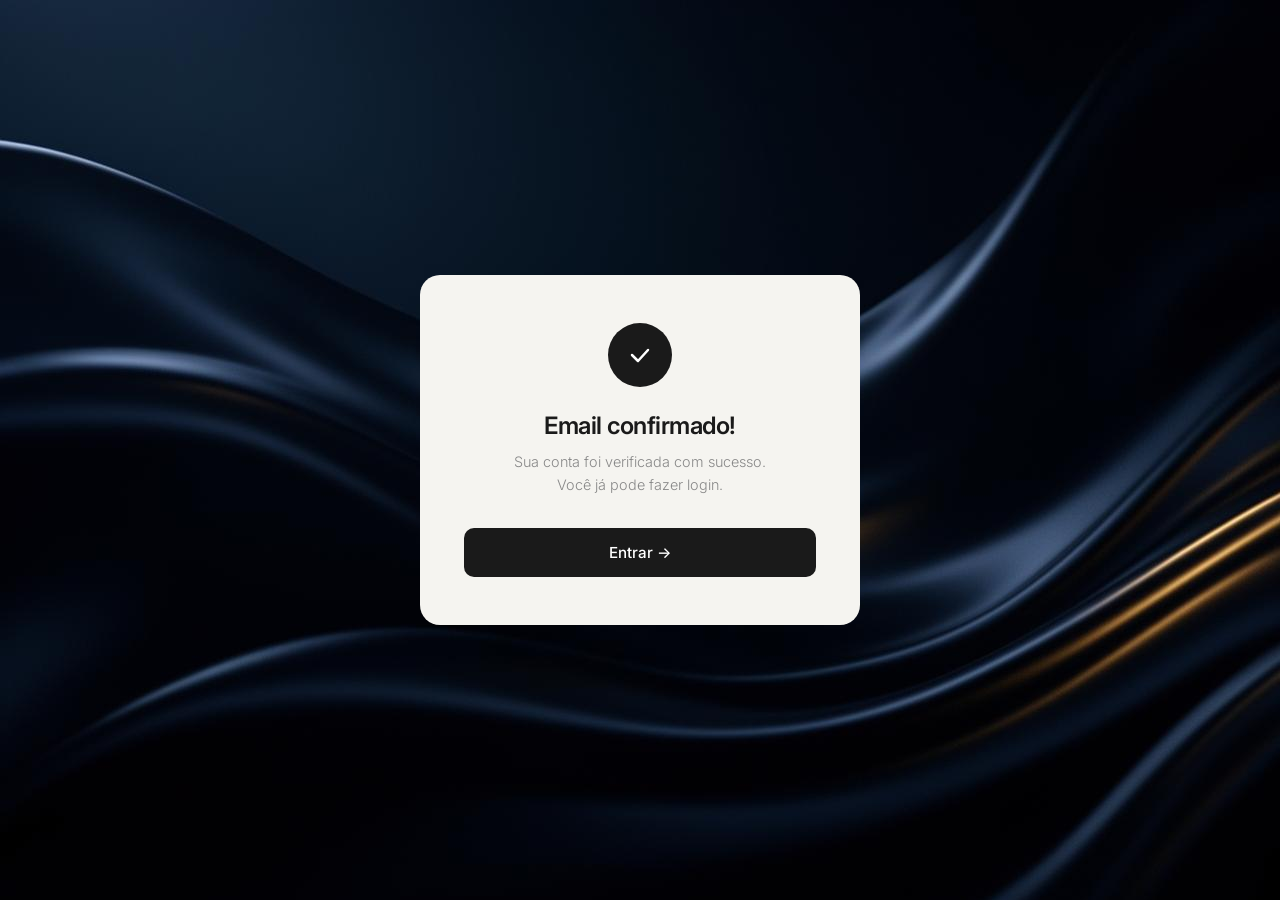
<file: confirmado.html>
<!DOCTYPE html>
<html lang="pt-BR">
<head>
  <meta charset="UTF-8" />
  <meta name="viewport" content="width=device-width, initial-scale=1.0"/>
  <title>Email Confirmado</title>
  <link href="https://fonts.googleapis.com/css2?family=Inter:wght@300;400;500;600&display=swap" rel="stylesheet"/>
  <style>
    *, *::before, *::after { box-sizing: border-box; margin: 0; padding: 0; }

    body {
      font-family: 'Inter', sans-serif;
      min-height: 100vh;
      display: flex;
      align-items: center;
      justify-content: center;
      background-image: url("/assets/fundo_web.jpg")
    }

    .card {
      background: #f5f4f0;
      border-radius: 20px;
      padding: 48px 44px;
      width: 90%;
      max-width: 440px;
      text-align: center;
      animation: rise 0.5s cubic-bezier(0.16, 1, 0.3, 1) both;
    }
    @keyframes rise {
      from { opacity: 0; transform: translateY(24px); }
      to   { opacity: 1; transform: translateY(0); }
    }

    .icon-wrap {
      width: 64px; height: 64px;
      background: #1a1a1a;
      border-radius: 50%;
      display: flex; align-items: center; justify-content: center;
      margin: 0 auto 24px;
      animation: pop 0.5s 0.2s cubic-bezier(0.16, 1, 0.3, 1) both;
    }
    @keyframes pop {
      from { opacity: 0; transform: scale(0.6); }
      to   { opacity: 1; transform: scale(1); }
    }

    .checkmark {
      stroke-dasharray: 50;
      stroke-dashoffset: 50;
      animation: draw 0.5s 0.5s ease forwards;
    }
    @keyframes draw {
      to { stroke-dashoffset: 0; }
    }

    h1 {
      font-size: 1.5rem;
      font-weight: 600;
      color: #1a1a1a;
      margin-bottom: 10px;
      letter-spacing: -0.02em;
    }

    p {
      font-size: 0.9rem;
      color: #888;
      font-weight: 300;
      line-height: 1.6;
      margin-bottom: 32px;
    }

    .btn {
      display: block;
      width: 100%;
      background: #1a1a1a;
      color: #fff;
      font-family: 'Inter', sans-serif;
      font-size: 0.95rem;
      font-weight: 500;
      padding: 15px;
      border-radius: 10px;
      text-decoration: none;
      transition: opacity 0.2s, transform 0.2s;
    }
    .btn:hover {
      opacity: 0.85;
      transform: translateY(-1px);
    }

    .footer {
      margin-top: 24px;
      font-size: 0.82rem;
      color: #aaa;
    }
    .footer a {
      color: #1a1a1a;
      font-weight: 500;
      text-decoration: none;
    }
    .footer a:hover { text-decoration: underline; }
  </style>
</head>
<body>
  <div class="card">

    <div class="icon-wrap">
      <svg width="28" height="28" viewBox="0 0 28 28" fill="none">
        <polyline class="checkmark"
          points="6,14 12,20 22,9"
          stroke="#fff" stroke-width="2.5"
          stroke-linecap="round" stroke-linejoin="round"/>
      </svg>
    </div>

    <h1>Email confirmado!</h1>
    <p>Sua conta foi verificada com sucesso.<br>Você já pode fazer login.</p>

    <a href="index.html" class="btn">Entrar →</a>

    

  </div>
</body>
</html>
</file>
